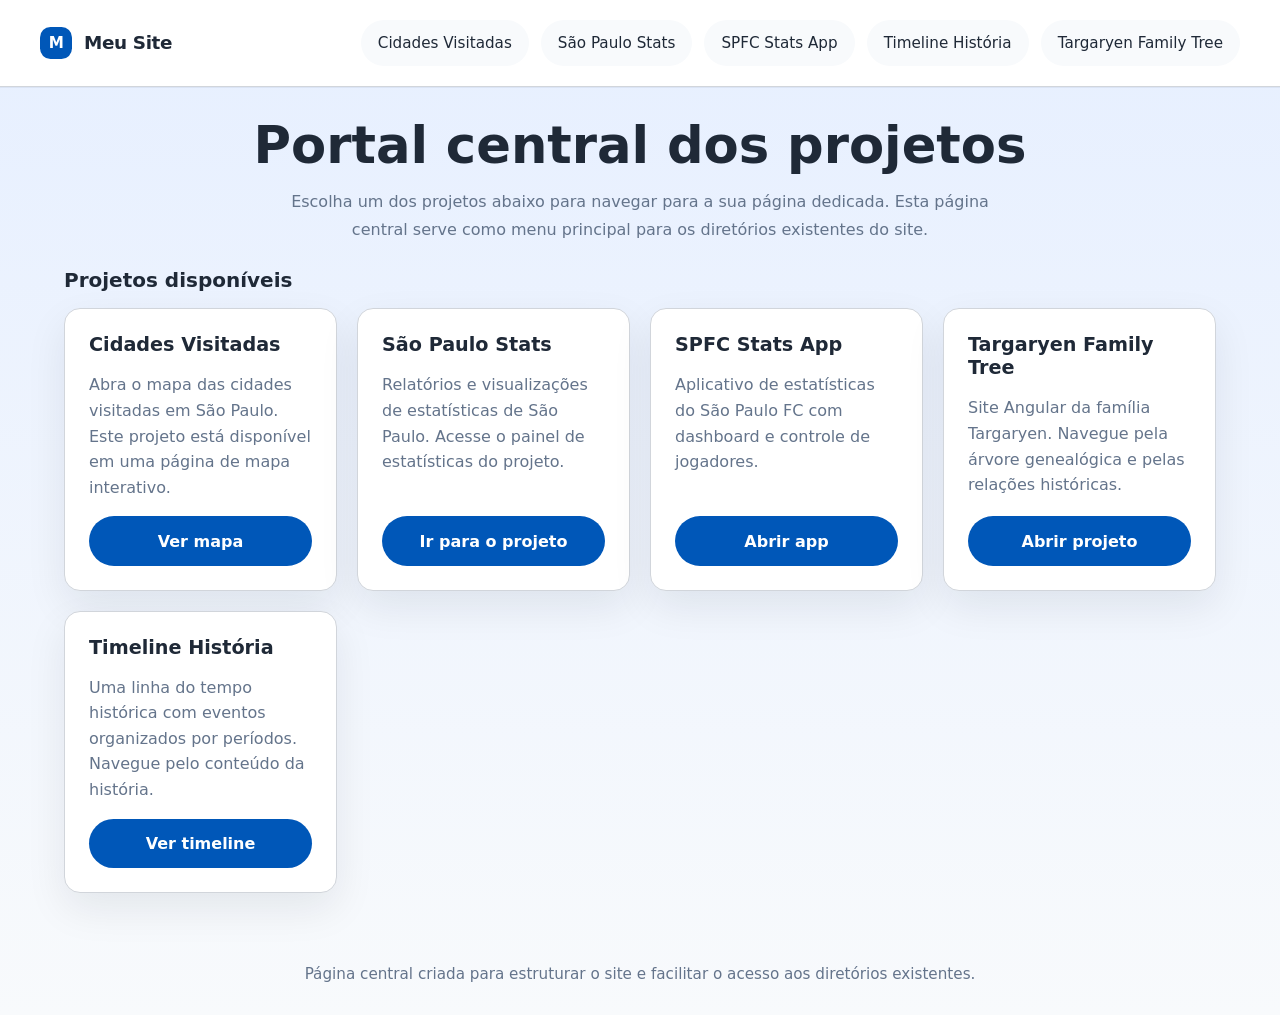
<file: index.html>
<!DOCTYPE html>
<html lang="pt-BR">
<head>
    <meta charset="UTF-8">
    <meta name="viewport" content="width=device-width, initial-scale=1.0">
    <title>Meu Site - Portal de Projetos</title>
    <style>
        :root {
            --bg: #f4f7fb;
            --surface: #ffffff;
            --primary: #0057b8;
            --primary-dark: #003d7a;
            --text: #1f2937;
            --muted: #64748b;
            --border: #d1d5db;
            --shadow: 0 16px 40px rgba(15, 23, 42, 0.08);
            font-family: Inter, system-ui, -apple-system, BlinkMacSystemFont, "Segoe UI", sans-serif;
        }
        * {
            box-sizing: border-box;
        }
        body {
            margin: 0;
            min-height: 100vh;
            background: linear-gradient(180deg, #e6efff 0%, #f8fafc 100%);
            color: var(--text);
        }
        a {
            color: inherit;
            text-decoration: none;
        }
        header {
            background: #ffffff;
            border-bottom: 1px solid var(--border);
            padding: 1.25rem 1.5rem;
            position: sticky;
            top: 0;
            z-index: 10;
            box-shadow: 0 1px 0 rgba(148, 163, 184, 0.15);
        }
        .topbar {
            display: flex;
            align-items: center;
            justify-content: space-between;
            gap: 1rem;
            max-width: 1200px;
            margin: 0 auto;
        }
        .brand {
            display: flex;
            align-items: center;
            gap: 0.75rem;
            font-weight: 700;
            letter-spacing: -0.02em;
            font-size: 1.15rem;
        }
        .brand span {
            display: inline-block;
            width: 2rem;
            height: 2rem;
            background: var(--primary);
            border-radius: 0.65rem;
            color: #fff;
            display: grid;
            place-items: center;
            font-size: 0.95rem;
        }
        nav ul {
            display: flex;
            flex-wrap: wrap;
            gap: 0.75rem;
            align-items: center;
            margin: 0;
            padding: 0;
            list-style: none;
        }
        nav a {
            display: inline-flex;
            align-items: center;
            padding: 0.8rem 1rem;
            border-radius: 999px;
            background: #f8fafc;
            border: 1px solid transparent;
            transition: transform 180ms ease, background 180ms ease, border-color 180ms ease;
            font-size: 0.95rem;
            color: var(--text);
        }
        nav a:hover {
            background: #eef4ff;
            transform: translateY(-1px);
            border-color: var(--border);
        }
        .hero {
            max-width: 960px;
            margin: 2rem auto 1.5rem;
            padding: 0 1.5rem;
            text-align: center;
        }
        .hero h1 {
            margin: 0;
            font-size: clamp(2.4rem, 4vw, 3.6rem);
            line-height: 1.05;
        }
        .hero p {
            margin: 1rem auto 0;
            max-width: 720px;
            color: var(--muted);
            font-size: 1rem;
            line-height: 1.75;
        }
        .grid {
            display: grid;
            gap: 1.25rem;
            grid-template-columns: repeat(auto-fit, minmax(260px, 1fr));
            max-width: 1200px;
            margin: 0 auto 3rem;
            padding: 0 1.5rem;
        }
        .card {
            background: var(--surface);
            border: 1px solid var(--border);
            border-radius: 1rem;
            padding: 1.5rem;
            box-shadow: var(--shadow);
            display: flex;
            flex-direction: column;
            gap: 1rem;
        }
        .card h2 {
            margin: 0;
            font-size: 1.2rem;
        }
        .card p {
            margin: 0;
            color: var(--muted);
            line-height: 1.6;
        }
        .card a {
            margin-top: auto;
            display: inline-flex;
            align-items: center;
            justify-content: center;
            padding: 0.95rem 1rem;
            border-radius: 999px;
            background: var(--primary);
            color: white;
            font-weight: 600;
            transition: background 180ms ease;
        }
        .card a:hover {
            background: var(--primary-dark);
        }
        .section-title {
            max-width: 1200px;
            margin: 0 auto 1rem;
            padding: 0 1.5rem;
            display: flex;
            align-items: center;
            justify-content: space-between;
            gap: 1rem;
        }
        .section-title h2 {
            margin: 0;
            font-size: 1.25rem;
        }
        footer {
            text-align: center;
            padding: 1.5rem 1.5rem 2rem;
            color: var(--muted);
            font-size: 0.95rem;
        }
    </style>
</head>
<body>
    <header>
        <div class="topbar">
            <div class="brand"><span>M</span>Meu Site</div>
            <nav>
                <ul>
                    <li><a href="cidades-visitadas/mapa-cidades-sao-paulo.html">Cidades Visitadas</a></li>
                    <li><a href="sao-paulo-stats/sao-paulo-stats.html">São Paulo Stats</a></li>
                    <li><a href="spfc-stats-app/spfc-stats-app.html">SPFC Stats App</a></li>
                    <li><a href="timeline-historia/timeline-historia.html">Timeline História</a></li>
                    <li><a href="targaryen-family-tree-static/">Targaryen Family Tree</a></li>
                </ul>
            </nav>
        </div>
    </header>

    <main>
        <section class="hero">
            <h1>Portal central dos projetos</h1>
            <p>Escolha um dos projetos abaixo para navegar para a sua página dedicada. Esta página central serve como menu principal para os diretórios existentes do site.</p>
        </section>

        <section class="section-title">
            <h2>Projetos disponíveis</h2>
        </section>

        <section class="grid">
            <article class="card">
                <h2>Cidades Visitadas</h2>
                <p>Abra o mapa das cidades visitadas em São Paulo. Este projeto está disponível em uma página de mapa interativo.</p>
                <a href="cidades-visitadas/mapa-cidades-sao-paulo.html">Ver mapa</a>
            </article>
            <article class="card">
                <h2>São Paulo Stats</h2>
                <p>Relatórios e visualizações de estatísticas de São Paulo. Acesse o painel de estatísticas do projeto.</p>
                <a href="sao-paulo-stats/sao-paulo-stats.html">Ir para o projeto</a>
            </article>
            <article class="card">
                <h2>SPFC Stats App</h2>
                <p>Aplicativo de estatísticas do São Paulo FC com dashboard e controle de jogadores.</p>
                <a href="spfc-stats-app/spfc-stats-app.html">Abrir app</a>
            </article>
            <article class="card">
                <h2>Targaryen Family Tree</h2>
                <p>Site Angular da família Targaryen. Navegue pela árvore genealógica e pelas relações históricas.</p>
                <a href="targaryen-family-tree-static/">Abrir projeto</a>
            </article>
            <article class="card">
                <h2>Timeline História</h2>
                <p>Uma linha do tempo histórica com eventos organizados por períodos. Navegue pelo conteúdo da história.</p>
                <a href="timeline-historia/timeline-historia.html">Ver timeline</a>
            </article>
        </section>
    </main>

    <footer>
        Página central criada para estruturar o site e facilitar o acesso aos diretórios existentes.
    </footer>
</body>
</html>
</file>
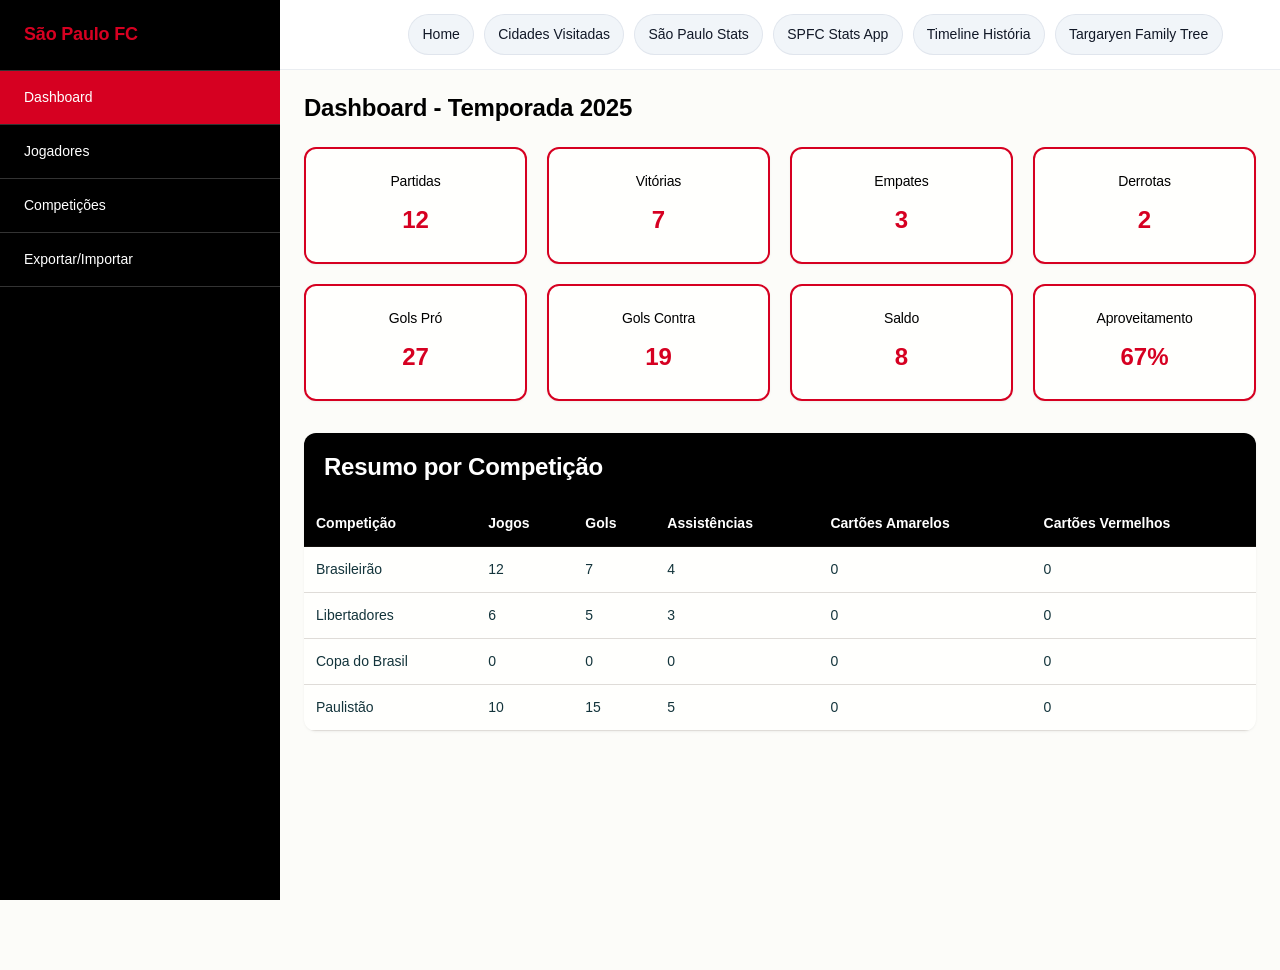
<file: spfc-stats-app/spfc-stats-app.html>
<!DOCTYPE html>
<html lang="pt-BR">
<head>
    <meta charset="UTF-8">
    <meta name="viewport" content="width=device-width, initial-scale=1.0">
    <title>São Paulo FC - Controle de Estatísticas</title>
    <link rel="stylesheet" href="style.css">
    <style>
      .site-menu { position: sticky; top: 0; z-index: 1000; background: rgba(255,255,255,0.98); border-bottom: 1px solid rgba(148,163,184,0.2); backdrop-filter: blur(10px); }
      .site-menu__inner { display: flex; align-items: center; justify-content: space-between; gap: 1rem; max-width: 1200px; margin: 0 auto; padding: 1rem 1.25rem; }
      .site-menu__brand { color: #111827; font-weight: 700; text-decoration: none; }
      .site-menu__nav { display: flex; flex-wrap: wrap; gap: 0.7rem; justify-content: flex-end; }
      .site-menu__nav a { padding: 0.65rem 0.95rem; border-radius: 999px; background: rgba(241,245,249,0.95); color: #111827; text-decoration: none; border: 1px solid rgba(148,163,184,0.18); transition: transform 180ms ease, background 180ms ease, border-color 180ms ease; }
      .site-menu__nav a:hover { background: rgba(226,232,240,0.95); transform: translateY(-1px); border-color: rgba(148,163,184,0.28); }
      @media (max-width: 720px) { .site-menu__inner { flex-direction: column; align-items: flex-start; } .site-menu__nav { width: 100%; justify-content: center; } }
    </style>
</head>
<body>
    <header class="site-menu">
        <div class="site-menu__inner">
            <a class="site-menu__brand" href="../index.html">Meu Site</a>
            <nav class="site-menu__nav">
                <a href="../index.html">Home</a>
                <a href="../cidades-visitadas/mapa-cidades-sao-paulo.html">Cidades Visitadas</a>
                <a href="../sao-paulo-stats/sao-paulo-stats.html">São Paulo Stats</a>
                <a href="../spfc-stats-app/spfc-stats-app.html">SPFC Stats App</a>
                <a href="../timeline-historia/timeline-historia.html">Timeline História</a>
                <a href="../targaryen-family-tree-static/">Targaryen Family Tree</a>
            </nav>
        </div>
    </header>
    <div class="app-container">
        <!-- Sidebar Navigation -->
        <aside class="sidebar" id="sidebar">
            <div class="sidebar-header">
                <h2>São Paulo FC</h2>
                <button class="sidebar-toggle" id="sidebarToggle">
                    <span></span>
                    <span></span>
                    <span></span>
                </button>
            </div>
            <nav class="sidebar-nav">
                <ul>
                    <li><a href="#" data-section="dashboard" class="nav-link active">Dashboard</a></li>
                    <li><a href="#" data-section="players" class="nav-link">Jogadores</a></li>
                    <li><a href="#" data-section="competitions" class="nav-link">Competições</a></li>
                    <li><a href="#" data-section="export" class="nav-link">Exportar/Importar</a></li>
                </ul>
            </nav>
        </aside>

        <!-- Main Content -->
        <main class="main-content">
            <!-- Dashboard Section -->
            <section id="dashboard" class="content-section active">
                <div class="section-header">
                    <h1>Dashboard - Temporada 2025</h1>
                </div>
                
                <div class="stats-grid">
                    <div class="stat-card">
                        <h3>Partidas</h3>
                        <div class="stat-value" id="totalGames">0</div>
                    </div>
                    <div class="stat-card">
                        <h3>Vitórias</h3>
                        <div class="stat-value" id="totalWins">0</div>
                    </div>
                    <div class="stat-card">
                        <h3>Empates</h3>
                        <div class="stat-value" id="totalDraws">0</div>
                    </div>
                    <div class="stat-card">
                        <h3>Derrotas</h3>
                        <div class="stat-value" id="totalLosses">0</div>
                    </div>
                    <div class="stat-card">
                        <h3>Gols Pró</h3>
                        <div class="stat-value" id="totalGoalsFor">0</div>
                    </div>
                    <div class="stat-card">
                        <h3>Gols Contra</h3>
                        <div class="stat-value" id="totalGoalsAgainst">0</div>
                    </div>
                    <div class="stat-card">
                        <h3>Saldo</h3>
                        <div class="stat-value" id="goalDifference">0</div>
                    </div>
                    <div class="stat-card">
                        <h3>Aproveitamento</h3>
                        <div class="stat-value" id="efficiency">0%</div>
                    </div>
                </div>

                <div class="competitions-table">
                    <h2>Resumo por Competição</h2>
                    <table>
                        <thead>
                            <tr>
                                <th>Competição</th>
                                <th>Jogos</th>
                                <th>Gols</th>
                                <th>Assistências</th>
                                <th>Cartões Amarelos</th>
                                <th>Cartões Vermelhos</th>
                            </tr>
                        </thead>
                        <tbody id="competitionsTableBody">
                        </tbody>
                    </table>
                </div>
            </section>

            <!-- Players Section -->
            <section id="players" class="content-section">
                <div class="section-header">
                    <h1>Jogadores</h1>
                    <div class="header-actions">
                        <input type="text" id="playerSearch" placeholder="Buscar jogador..." class="form-control">
                        <select id="positionFilter" class="form-control">
                            <option value="">Todas as posições</option>
                            <option value="Goleiro">Goleiro</option>
                            <option value="Zagueiro">Zagueiro</option>
                            <option value="Lateral">Lateral</option>
                            <option value="Volante">Volante</option>
                            <option value="Meia">Meia</option>
                            <option value="Atacante">Atacante</option>
                        </select>
                        <button class="btn btn--primary" id="addPlayerBtn">Adicionar Jogador</button>
                    </div>
                </div>

                <div class="players-table">
                    <table>
                        <thead>
                            <tr>
                                <th>Foto</th>
                                <th>Nº</th>
                                <th>Nome</th>
                                <th>Posição</th>
                                <th>Jogos</th>
                                <th>Gols</th>
                                <th>Assistências</th>
                                <th>Amarelos</th>
                                <th>Vermelhos</th>
                                <th>Ações</th>
                            </tr>
                        </thead>
                        <tbody id="playersTableBody">
                        </tbody>
                    </table>
                </div>
            </section>

            <!-- Competitions Section -->
            <section id="competitions" class="content-section">
                <div class="section-header">
                    <h1>Competições</h1>
                    <button class="btn btn--primary" id="addCompetitionBtn">Nova Competição</button>
                </div>

                <div class="competitions-grid" id="competitionsGrid">
                </div>
            </section>

            <!-- Export/Import Section -->
            <section id="export" class="content-section">
                <div class="section-header">
                    <h1>Exportar/Importar</h1>
                </div>

                <div class="export-import-actions">
                    <div class="export-section">
                        <h2>Exportar Dados</h2>
                        <div class="export-buttons">
                            <button class="btn btn--primary" id="exportJsonBtn">Exportar JSON</button>
                            <button class="btn btn--secondary" id="exportCsvBtn">Exportar CSV</button>
                        </div>
                    </div>

                    <div class="import-section">
                        <h2>Importar Dados</h2>
                        <div class="import-controls">
                            <input type="file" id="importFileInput" accept=".json" class="form-control">
                            <button class="btn btn--primary" id="importBtn">Importar</button>
                        </div>
                    </div>
                </div>
            </section>
        </main>

        <!-- Player Modal -->
        <div class="modal" id="playerModal">
            <div class="modal-content">
                <div class="modal-header">
                    <h2 id="playerModalTitle">Editar Jogador</h2>
                    <button class="modal-close" id="playerModalClose">&times;</button>
                </div>
                <div class="modal-body">
                    <form id="playerForm">
                        <div class="form-group">
                            <label for="playerName" class="form-label">Nome:</label>
                            <input type="text" id="playerName" name="name" class="form-control" required>
                        </div>
                        <div class="form-group">
                            <label for="playerNumber" class="form-label">Número:</label>
                            <input type="number" id="playerNumber" name="number" class="form-control" required>
                        </div>
                        <div class="form-group">
                            <label for="playerPosition" class="form-label">Posição:</label>
                            <select id="playerPosition" name="position" class="form-control" required>
                                <option value="">Selecione...</option>
                                <option value="Goleiro">Goleiro</option>
                                <option value="Zagueiro">Zagueiro</option>
                                <option value="Lateral">Lateral</option>
                                <option value="Volante">Volante</option>
                                <option value="Meia">Meia</option>
                                <option value="Atacante">Atacante</option>
                            </select>
                        </div>
                        <div class="form-group">
                            <label for="playerPhotoUrl" class="form-label">URL da Foto:</label>
                            <input type="url" id="playerPhotoUrl" name="photoUrl" class="form-control">
                        </div>
                        <div class="form-group">
                            <label for="playerPhotoUpload" class="form-label">Ou fazer upload da foto:</label>
                            <input type="file" id="playerPhotoUpload" accept="image/*" class="form-control">
                        </div>
                        <div class="photo-preview" id="photoPreview"></div>
                        
                        <h3>Estatísticas por Competição</h3>
                        <div id="competitionStats"></div>
                        
                        <div class="modal-actions">
                            <button type="submit" class="btn btn--primary">Salvar</button>
                            <button type="button" class="btn btn--secondary" id="cancelPlayerEdit">Cancelar</button>
                        </div>
                    </form>
                </div>
            </div>
        </div>

        <!-- Competition Modal -->
        <div class="modal" id="competitionModal">
            <div class="modal-content">
                <div class="modal-header">
                    <h2 id="competitionModalTitle">Nova Competição</h2>
                    <button class="modal-close" id="competitionModalClose">&times;</button>
                </div>
                <div class="modal-body">
                    <form id="competitionForm">
                        <div class="form-group">
                            <label for="competitionName" class="form-label">Nome:</label>
                            <input type="text" id="competitionName" name="name" class="form-control" required>
                        </div>
                        <div class="form-group">
                            <label for="competitionColor" class="form-label">Cor:</label>
                            <input type="color" id="competitionColor" name="color" class="form-control" value="#d60021">
                        </div>
                        <div class="modal-actions">
                            <button type="submit" class="btn btn--primary">Salvar</button>
                            <button type="button" class="btn btn--secondary" id="cancelCompetitionEdit">Cancelar</button>
                        </div>
                    </form>
                </div>
            </div>
        </div>
    </div>

    <script src="app.js"></script>
</body>
</html>
</file>
<file: spfc-stats-app/style.css>
:root {
  /* Colors */
  --color-background: rgba(252, 252, 249, 1);
  --color-surface: rgba(255, 255, 253, 1);
  --color-text: rgba(19, 52, 59, 1);
  --color-text-secondary: rgba(98, 108, 113, 1);
  --color-primary: rgba(33, 128, 141, 1);
  --color-primary-hover: rgba(29, 116, 128, 1);
  --color-primary-active: rgba(26, 104, 115, 1);
  --color-secondary: rgba(94, 82, 64, 0.12);
  --color-secondary-hover: rgba(94, 82, 64, 0.2);
  --color-secondary-active: rgba(94, 82, 64, 0.25);
  --color-border: rgba(94, 82, 64, 0.2);
  --color-btn-primary-text: rgba(252, 252, 249, 1);
  --color-card-border: rgba(94, 82, 64, 0.12);
  --color-card-border-inner: rgba(94, 82, 64, 0.12);
  --color-error: rgba(192, 21, 47, 1);
  --color-success: rgba(33, 128, 141, 1);
  --color-warning: rgba(168, 75, 47, 1);
  --color-info: rgba(98, 108, 113, 1);
  --color-focus-ring: rgba(33, 128, 141, 0.4);
  --color-select-caret: rgba(19, 52, 59, 0.8);

  /* Common style patterns */
  --focus-ring: 0 0 0 3px var(--color-focus-ring);
  --focus-outline: 2px solid var(--color-primary);
  --status-bg-opacity: 0.15;
  --status-border-opacity: 0.25;
  --select-caret-light: url("data:image/svg+xml,%3Csvg xmlns='http://www.w3.org/2000/svg' width='16' height='16' viewBox='0 0 24 24' fill='none' stroke='%23134252' stroke-width='2' stroke-linecap='round' stroke-linejoin='round'%3E%3Cpolyline points='6 9 12 15 18 9'%3E%3C/polyline%3E%3C/svg%3E");
  --select-caret-dark: url("data:image/svg+xml,%3Csvg xmlns='http://www.w3.org/2000/svg' width='16' height='16' viewBox='0 0 24 24' fill='none' stroke='%23f5f5f5' stroke-width='2' stroke-linecap='round' stroke-linejoin='round'%3E%3Cpolyline points='6 9 12 15 18 9'%3E%3C/polyline%3E%3C/svg%3E");

  /* RGB versions for opacity control */
  --color-success-rgb: 33, 128, 141;
  --color-error-rgb: 192, 21, 47;
  --color-warning-rgb: 168, 75, 47;
  --color-info-rgb: 98, 108, 113;

  /* Typography */
  --font-family-base: "FKGroteskNeue", "Geist", "Inter", -apple-system,
    BlinkMacSystemFont, "Segoe UI", Roboto, sans-serif;
  --font-family-mono: "Berkeley Mono", ui-monospace, SFMono-Regular, Menlo,
    Monaco, Consolas, monospace;
  --font-size-xs: 11px;
  --font-size-sm: 12px;
  --font-size-base: 14px;
  --font-size-md: 14px;
  --font-size-lg: 16px;
  --font-size-xl: 18px;
  --font-size-2xl: 20px;
  --font-size-3xl: 24px;
  --font-size-4xl: 30px;
  --font-weight-normal: 400;
  --font-weight-medium: 500;
  --font-weight-semibold: 550;
  --font-weight-bold: 600;
  --line-height-tight: 1.2;
  --line-height-normal: 1.5;
  --letter-spacing-tight: -0.01em;

  /* Spacing */
  --space-0: 0;
  --space-1: 1px;
  --space-2: 2px;
  --space-4: 4px;
  --space-6: 6px;
  --space-8: 8px;
  --space-10: 10px;
  --space-12: 12px;
  --space-16: 16px;
  --space-20: 20px;
  --space-24: 24px;
  --space-32: 32px;

  /* Border Radius */
  --radius-sm: 6px;
  --radius-base: 8px;
  --radius-md: 10px;
  --radius-lg: 12px;
  --radius-full: 9999px;

  /* Shadows */
  --shadow-xs: 0 1px 2px rgba(0, 0, 0, 0.02);
  --shadow-sm: 0 1px 3px rgba(0, 0, 0, 0.04), 0 1px 2px rgba(0, 0, 0, 0.02);
  --shadow-md: 0 4px 6px -1px rgba(0, 0, 0, 0.04),
    0 2px 4px -1px rgba(0, 0, 0, 0.02);
  --shadow-lg: 0 10px 15px -3px rgba(0, 0, 0, 0.04),
    0 4px 6px -2px rgba(0, 0, 0, 0.02);
  --shadow-inset-sm: inset 0 1px 0 rgba(255, 255, 255, 0.15),
    inset 0 -1px 0 rgba(0, 0, 0, 0.03);

  /* Animation */
  --duration-fast: 150ms;
  --duration-normal: 250ms;
  --ease-standard: cubic-bezier(0.16, 1, 0.3, 1);

  /* Layout */
  --container-sm: 640px;
  --container-md: 768px;
  --container-lg: 1024px;
  --container-xl: 1280px;
}

/* Dark mode colors */
@media (prefers-color-scheme: dark) {
  :root {
    --color-background: rgba(31, 33, 33, 1);
    --color-surface: rgba(38, 40, 40, 1);
    --color-text: rgba(245, 245, 245, 1);
    --color-text-secondary: rgba(167, 169, 169, 0.7);
    --color-primary: rgba(50, 184, 198, 1);
    --color-primary-hover: rgba(45, 166, 178, 1);
    --color-primary-active: rgba(41, 150, 161, 1);
    --color-secondary: rgba(119, 124, 124, 0.15);
    --color-secondary-hover: rgba(119, 124, 124, 0.25);
    --color-secondary-active: rgba(119, 124, 124, 0.3);
    --color-border: rgba(119, 124, 124, 0.3);
    --color-error: rgba(255, 84, 89, 1);
    --color-success: rgba(50, 184, 198, 1);
    --color-warning: rgba(230, 129, 97, 1);
    --color-info: rgba(167, 169, 169, 1);
    --color-focus-ring: rgba(50, 184, 198, 0.4);
    --color-btn-primary-text: rgba(19, 52, 59, 1);
    --color-card-border: rgba(119, 124, 124, 0.2);
    --color-card-border-inner: rgba(119, 124, 124, 0.15);
    --shadow-inset-sm: inset 0 1px 0 rgba(255, 255, 255, 0.1),
      inset 0 -1px 0 rgba(0, 0, 0, 0.15);
    --button-border-secondary: rgba(119, 124, 124, 0.2);
    --color-border-secondary: rgba(119, 124, 124, 0.2);
    --color-select-caret: rgba(245, 245, 245, 0.8);

    /* Common style patterns - updated for dark mode */
    --focus-ring: 0 0 0 3px var(--color-focus-ring);
    --focus-outline: 2px solid var(--color-primary);
    --status-bg-opacity: 0.15;
    --status-border-opacity: 0.25;
    --select-caret-light: url("data:image/svg+xml,%3Csvg xmlns='http://www.w3.org/2000/svg' width='16' height='16' viewBox='0 0 24 24' fill='none' stroke='%23134252' stroke-width='2' stroke-linecap='round' stroke-linejoin='round'%3E%3Cpolyline points='6 9 12 15 18 9'%3E%3C/polyline%3E%3C/svg%3E");
    --select-caret-dark: url("data:image/svg+xml,%3Csvg xmlns='http://www.w3.org/2000/svg' width='16' height='16' viewBox='0 0 24 24' fill='none' stroke='%23f5f5f5' stroke-width='2' stroke-linecap='round' stroke-linejoin='round'%3E%3Cpolyline points='6 9 12 15 18 9'%3E%3C/polyline%3E%3C/svg%3E");

    /* RGB versions for dark mode */
    --color-success-rgb: 50, 184, 198;
    --color-error-rgb: 255, 84, 89;
    --color-warning-rgb: 230, 129, 97;
    --color-info-rgb: 167, 169, 169;
  }
}

/* Data attribute for manual theme switching */
[data-color-scheme="dark"] {
  --color-background: rgba(31, 33, 33, 1);
  --color-surface: rgba(38, 40, 40, 1);
  --color-text: rgba(245, 245, 245, 1);
  --color-text-secondary: rgba(167, 169, 169, 0.7);
  --color-primary: rgba(50, 184, 198, 1);
  --color-primary-hover: rgba(45, 166, 178, 1);
  --color-primary-active: rgba(41, 150, 161, 1);
  --color-secondary: rgba(119, 124, 124, 0.15);
  --color-secondary-hover: rgba(119, 124, 124, 0.25);
  --color-secondary-active: rgba(119, 124, 124, 0.3);
  --color-border: rgba(119, 124, 124, 0.3);
  --color-error: rgba(255, 84, 89, 1);
  --color-success: rgba(50, 184, 198, 1);
  --color-warning: rgba(230, 129, 97, 1);
  --color-info: rgba(167, 169, 169, 1);
  --color-focus-ring: rgba(50, 184, 198, 0.4);
  --color-btn-primary-text: rgba(19, 52, 59, 1);
  --color-card-border: rgba(119, 124, 124, 0.15);
  --color-card-border-inner: rgba(119, 124, 124, 0.15);
  --shadow-inset-sm: inset 0 1px 0 rgba(255, 255, 255, 0.1),
    inset 0 -1px 0 rgba(0, 0, 0, 0.15);
  --color-border-secondary: rgba(119, 124, 124, 0.2);
  --color-select-caret: rgba(245, 245, 245, 0.8);

  /* Common style patterns - updated for dark mode */
  --focus-ring: 0 0 0 3px var(--color-focus-ring);
  --focus-outline: 2px solid var(--color-primary);
  --status-bg-opacity: 0.15;
  --status-border-opacity: 0.25;
  --select-caret-light: url("data:image/svg+xml,%3Csvg xmlns='http://www.w3.org/2000/svg' width='16' height='16' viewBox='0 0 24 24' fill='none' stroke='%23134252' stroke-width='2' stroke-linecap='round' stroke-linejoin='round'%3E%3Cpolyline points='6 9 12 15 18 9'%3E%3C/polyline%3E%3C/svg%3E");
  --select-caret-dark: url("data:image/svg+xml,%3Csvg xmlns='http://www.w3.org/2000/svg' width='16' height='16' viewBox='0 0 24 24' fill='none' stroke='%23f5f5f5' stroke-width='2' stroke-linecap='round' stroke-linejoin='round'%3E%3Cpolyline points='6 9 12 15 18 9'%3E%3C/polyline%3E%3C/svg%3E");

  /* RGB versions for dark mode */
  --color-success-rgb: 50, 184, 198;
  --color-error-rgb: 255, 84, 89;
  --color-warning-rgb: 230, 129, 97;
  --color-info-rgb: 167, 169, 169;
}

[data-color-scheme="light"] {
  --color-background: rgba(252, 252, 249, 1);
  --color-surface: rgba(255, 255, 253, 1);
  --color-text: rgba(19, 52, 59, 1);
  --color-text-secondary: rgba(98, 108, 113, 1);
  --color-primary: rgba(33, 128, 141, 1);
  --color-primary-hover: rgba(29, 116, 128, 1);
  --color-primary-active: rgba(26, 104, 115, 1);
  --color-secondary: rgba(94, 82, 64, 0.12);
  --color-secondary-hover: rgba(94, 82, 64, 0.2);
  --color-secondary-active: rgba(94, 82, 64, 0.25);
  --color-border: rgba(94, 82, 64, 0.2);
  --color-btn-primary-text: rgba(252, 252, 249, 1);
  --color-card-border: rgba(94, 82, 64, 0.12);
  --color-card-border-inner: rgba(94, 82, 64, 0.12);
  --color-error: rgba(192, 21, 47, 1);
  --color-success: rgba(33, 128, 141, 1);
  --color-warning: rgba(168, 75, 47, 1);
  --color-info: rgba(98, 108, 113, 1);
  --color-focus-ring: rgba(33, 128, 141, 0.4);

  /* RGB versions for light mode */
  --color-success-rgb: 33, 128, 141;
  --color-error-rgb: 192, 21, 47;
  --color-warning-rgb: 168, 75, 47;
  --color-info-rgb: 98, 108, 113;
}

/* Base styles */
html {
  font-size: var(--font-size-base);
  font-family: var(--font-family-base);
  line-height: var(--line-height-normal);
  color: var(--color-text);
  background-color: var(--color-background);
  -webkit-font-smoothing: antialiased;
  box-sizing: border-box;
}

body {
  margin: 0;
  padding: 0;
}

*,
*::before,
*::after {
  box-sizing: inherit;
}

/* Typography */
h1,
h2,
h3,
h4,
h5,
h6 {
  margin: 0;
  font-weight: var(--font-weight-semibold);
  line-height: var(--line-height-tight);
  color: var(--color-text);
  letter-spacing: var(--letter-spacing-tight);
}

h1 {
  font-size: var(--font-size-4xl);
}
h2 {
  font-size: var(--font-size-3xl);
}
h3 {
  font-size: var(--font-size-2xl);
}
h4 {
  font-size: var(--font-size-xl);
}
h5 {
  font-size: var(--font-size-lg);
}
h6 {
  font-size: var(--font-size-md);
}

p {
  margin: 0 0 var(--space-16) 0;
}

a {
  color: var(--color-primary);
  text-decoration: none;
  transition: color var(--duration-fast) var(--ease-standard);
}

a:hover {
  color: var(--color-primary-hover);
}

code,
pre {
  font-family: var(--font-family-mono);
  font-size: calc(var(--font-size-base) * 0.95);
  background-color: var(--color-secondary);
  border-radius: var(--radius-sm);
}

code {
  padding: var(--space-1) var(--space-4);
}

pre {
  padding: var(--space-16);
  margin: var(--space-16) 0;
  overflow: auto;
  border: 1px solid var(--color-border);
}

pre code {
  background: none;
  padding: 0;
}

/* Buttons */
.btn {
  display: inline-flex;
  align-items: center;
  justify-content: center;
  padding: var(--space-8) var(--space-16);
  border-radius: var(--radius-base);
  font-size: var(--font-size-base);
  font-weight: 500;
  line-height: 1.5;
  cursor: pointer;
  transition: all var(--duration-normal) var(--ease-standard);
  border: none;
  text-decoration: none;
  position: relative;
}

.btn:focus-visible {
  outline: none;
  box-shadow: var(--focus-ring);
}

.btn--primary {
  background: var(--color-primary);
  color: var(--color-btn-primary-text);
}

.btn--primary:hover {
  background: var(--color-primary-hover);
}

.btn--primary:active {
  background: var(--color-primary-active);
}

.btn--secondary {
  background: var(--color-secondary);
  color: var(--color-text);
}

.btn--secondary:hover {
  background: var(--color-secondary-hover);
}

.btn--secondary:active {
  background: var(--color-secondary-active);
}

.btn--outline {
  background: transparent;
  border: 1px solid var(--color-border);
  color: var(--color-text);
}

.btn--outline:hover {
  background: var(--color-secondary);
}

.btn--sm {
  padding: var(--space-4) var(--space-12);
  font-size: var(--font-size-sm);
  border-radius: var(--radius-sm);
}

.btn--lg {
  padding: var(--space-10) var(--space-20);
  font-size: var(--font-size-lg);
  border-radius: var(--radius-md);
}

.btn--full-width {
  width: 100%;
}

.btn:disabled {
  opacity: 0.5;
  cursor: not-allowed;
}

/* Form elements */
.form-control {
  display: block;
  width: 100%;
  padding: var(--space-8) var(--space-12);
  font-size: var(--font-size-md);
  line-height: 1.5;
  color: var(--color-text);
  background-color: var(--color-surface);
  border: 1px solid var(--color-border);
  border-radius: var(--radius-base);
  transition: border-color var(--duration-fast) var(--ease-standard),
    box-shadow var(--duration-fast) var(--ease-standard);
}

textarea.form-control {
  font-family: var(--font-family-base);
  font-size: var(--font-size-base);
}

select.form-control {
  padding: var(--space-8) var(--space-12);
  -webkit-appearance: none;
  -moz-appearance: none;
  appearance: none;
  background-image: var(--select-caret-light);
  background-repeat: no-repeat;
  background-position: right var(--space-12) center;
  background-size: 16px;
  padding-right: var(--space-32);
}

/* Add a dark mode specific caret */
@media (prefers-color-scheme: dark) {
  select.form-control {
    background-image: var(--select-caret-dark);
  }
}

/* Also handle data-color-scheme */
[data-color-scheme="dark"] select.form-control {
  background-image: var(--select-caret-dark);
}

[data-color-scheme="light"] select.form-control {
  background-image: var(--select-caret-light);
}

.form-control:focus {
  border-color: var(--color-primary);
  outline: var(--focus-outline);
}

.form-label {
  display: block;
  margin-bottom: var(--space-8);
  font-weight: var(--font-weight-medium);
  font-size: var(--font-size-sm);
}

.form-group {
  margin-bottom: var(--space-16);
}

/* Card component */
.card {
  background-color: var(--color-surface);
  border-radius: var(--radius-lg);
  border: 1px solid var(--color-card-border);
  box-shadow: var(--shadow-sm);
  overflow: hidden;
  transition: box-shadow var(--duration-normal) var(--ease-standard);
}

.card:hover {
  box-shadow: var(--shadow-md);
}

.card__body {
  padding: var(--space-16);
}

.card__header,
.card__footer {
  padding: var(--space-16);
  border-bottom: 1px solid var(--color-card-border-inner);
}

/* Status indicators - simplified with CSS variables */
.status {
  display: inline-flex;
  align-items: center;
  padding: var(--space-6) var(--space-12);
  border-radius: var(--radius-full);
  font-weight: var(--font-weight-medium);
  font-size: var(--font-size-sm);
}

.status--success {
  background-color: rgba(
    var(--color-success-rgb, 33, 128, 141),
    var(--status-bg-opacity)
  );
  color: var(--color-success);
  border: 1px solid
    rgba(var(--color-success-rgb, 33, 128, 141), var(--status-border-opacity));
}

.status--error {
  background-color: rgba(
    var(--color-error-rgb, 192, 21, 47),
    var(--status-bg-opacity)
  );
  color: var(--color-error);
  border: 1px solid
    rgba(var(--color-error-rgb, 192, 21, 47), var(--status-border-opacity));
}

.status--warning {
  background-color: rgba(
    var(--color-warning-rgb, 168, 75, 47),
    var(--status-bg-opacity)
  );
  color: var(--color-warning);
  border: 1px solid
    rgba(var(--color-warning-rgb, 168, 75, 47), var(--status-border-opacity));
}

.status--info {
  background-color: rgba(
    var(--color-info-rgb, 98, 108, 113),
    var(--status-bg-opacity)
  );
  color: var(--color-info);
  border: 1px solid
    rgba(var(--color-info-rgb, 98, 108, 113), var(--status-border-opacity));
}

/* Container layout */
.container {
  width: 100%;
  margin-right: auto;
  margin-left: auto;
  padding-right: var(--space-16);
  padding-left: var(--space-16);
}

@media (min-width: 640px) {
  .container {
    max-width: var(--container-sm);
  }
}
@media (min-width: 768px) {
  .container {
    max-width: var(--container-md);
  }
}
@media (min-width: 1024px) {
  .container {
    max-width: var(--container-lg);
  }
}
@media (min-width: 1280px) {
  .container {
    max-width: var(--container-xl);
  }
}

/* Utility classes */
.flex {
  display: flex;
}
.flex-col {
  flex-direction: column;
}
.items-center {
  align-items: center;
}
.justify-center {
  justify-content: center;
}
.justify-between {
  justify-content: space-between;
}
.gap-4 {
  gap: var(--space-4);
}
.gap-8 {
  gap: var(--space-8);
}
.gap-16 {
  gap: var(--space-16);
}

.m-0 {
  margin: 0;
}
.mt-8 {
  margin-top: var(--space-8);
}
.mb-8 {
  margin-bottom: var(--space-8);
}
.mx-8 {
  margin-left: var(--space-8);
  margin-right: var(--space-8);
}
.my-8 {
  margin-top: var(--space-8);
  margin-bottom: var(--space-8);
}

.p-0 {
  padding: 0;
}
.py-8 {
  padding-top: var(--space-8);
  padding-bottom: var(--space-8);
}
.px-8 {
  padding-left: var(--space-8);
  padding-right: var(--space-8);
}
.py-16 {
  padding-top: var(--space-16);
  padding-bottom: var(--space-16);
}
.px-16 {
  padding-left: var(--space-16);
  padding-right: var(--space-16);
}

.block {
  display: block;
}
.hidden {
  display: none;
}

/* Accessibility */
.sr-only {
  position: absolute;
  width: 1px;
  height: 1px;
  padding: 0;
  margin: -1px;
  overflow: hidden;
  clip: rect(0, 0, 0, 0);
  white-space: nowrap;
  border-width: 0;
}

:focus-visible {
  outline: var(--focus-outline);
  outline-offset: 2px;
}

/* Dark mode specifics */
[data-color-scheme="dark"] .btn--outline {
  border: 1px solid var(--color-border-secondary);
}

@font-face {
  font-family: 'FKGroteskNeue';
  src: url('https://r2cdn.perplexity.ai/fonts/FKGroteskNeue.woff2')
    format('woff2');
}

/* São Paulo FC Theme Variables */
:root {
  --spfc-red: #d60021;
  --spfc-black: #000;
  --spfc-white: #fff;
  --spfc-gray: #666;
  --spfc-light-gray: #f5f5f5;
  --spfc-dark-gray: #333;
}

/* App Layout */
.app-container {
  display: flex;
  min-height: 100vh;
  background-color: var(--color-background);
}

/* Sidebar */
.sidebar {
  width: 280px;
  background-color: var(--spfc-black);
  color: var(--spfc-white);
  position: fixed;
  height: 100vh;
  left: 0;
  top: 0;
  z-index: 1000;
  transition: transform var(--duration-normal) var(--ease-standard);
}

.sidebar-header {
  padding: var(--space-24);
  border-bottom: 1px solid var(--spfc-dark-gray);
  display: flex;
  justify-content: space-between;
  align-items: center;
}

.sidebar-header h2 {
  color: var(--spfc-red);
  font-size: var(--font-size-xl);
  margin: 0;
}

.sidebar-toggle {
  display: none;
  background: none;
  border: none;
  color: var(--spfc-white);
  cursor: pointer;
  flex-direction: column;
  gap: 4px;
}

.sidebar-toggle span {
  width: 25px;
  height: 3px;
  background-color: var(--spfc-white);
  transition: all 0.3s ease;
}

.sidebar-nav ul {
  list-style: none;
  padding: 0;
  margin: 0;
}

.sidebar-nav li {
  border-bottom: 1px solid var(--spfc-dark-gray);
}

.nav-link {
  display: block;
  padding: var(--space-16) var(--space-24);
  color: var(--spfc-white);
  text-decoration: none;
  transition: background-color var(--duration-fast) var(--ease-standard);
}

.nav-link:hover {
  background-color: var(--spfc-dark-gray);
  color: var(--spfc-white);
}

.nav-link.active {
  background-color: var(--spfc-red);
  color: var(--spfc-white);
}

/* Main Content */
.main-content {
  flex: 1;
  margin-left: 280px;
  padding: var(--space-24);
  transition: margin-left var(--duration-normal) var(--ease-standard);
}

.content-section {
  display: none;
}

.content-section.active {
  display: block;
}

.section-header {
  display: flex;
  justify-content: space-between;
  align-items: center;
  margin-bottom: var(--space-24);
  flex-wrap: wrap;
  gap: var(--space-16);
}

.section-header h1 {
  color: var(--spfc-black);
  font-size: var(--font-size-3xl);
  margin: 0;
}

.header-actions {
  display: flex;
  gap: var(--space-12);
  align-items: center;
  flex-wrap: wrap;
}

/* Dashboard Stats */
.stats-grid {
  display: grid;
  grid-template-columns: repeat(auto-fit, minmax(200px, 1fr));
  gap: var(--space-20);
  margin-bottom: var(--space-32);
}

.stat-card {
  background-color: var(--color-surface);
  padding: var(--space-24);
  border-radius: var(--radius-lg);
  border: 2px solid var(--spfc-red);
  text-align: center;
  box-shadow: var(--shadow-sm);
}

.stat-card h3 {
  color: var(--spfc-black);
  font-size: var(--font-size-md);
  margin: 0 0 var(--space-12) 0;
  font-weight: var(--font-weight-medium);
}

.stat-value {
  font-size: var(--font-size-3xl);
  font-weight: var(--font-weight-bold);
  color: var(--spfc-red);
}

/* Tables */
.competitions-table,
.players-table {
  background-color: var(--color-surface);
  border-radius: var(--radius-lg);
  overflow: hidden;
  box-shadow: var(--shadow-sm);
}

.competitions-table h2 {
  padding: var(--space-20);
  margin: 0;
  background-color: var(--spfc-black);
  color: var(--spfc-white);
}

table {
  width: 100%;
  border-collapse: collapse;
}

th, td {
  padding: var(--space-12);
  text-align: left;
  border-bottom: 1px solid var(--color-border);
}

th {
  background-color: var(--spfc-black);
  color: var(--spfc-white);
  font-weight: var(--font-weight-semibold);
}

tr:hover {
  background-color: var(--spfc-light-gray);
}

/* Player photos */
.player-photo {
  width: 64px;
  height: 64px;
  border-radius: 50%;
  object-fit: cover;
  border: 2px solid var(--spfc-red);
}

.player-photo-placeholder {
  width: 64px;
  height: 64px;
  border-radius: 50%;
  background-color: var(--spfc-gray);
  display: flex;
  align-items: center;
  justify-content: center;
  color: var(--spfc-white);
  font-size: var(--font-size-xs);
  text-align: center;
  border: 2px solid var(--spfc-red);
}

/* Competitions Grid */
.competitions-grid {
  display: grid;
  grid-template-columns: repeat(auto-fit, minmax(300px, 1fr));
  gap: var(--space-20);
}

.competition-card {
  background-color: var(--color-surface);
  border-radius: var(--radius-lg);
  padding: var(--space-20);
  box-shadow: var(--shadow-sm);
  border-left: 4px solid var(--spfc-red);
}

.competition-card h3 {
  margin: 0 0 var(--space-12) 0;
  color: var(--spfc-black);
}

.competition-actions {
  display: flex;
  gap: var(--space-8);
  margin-top: var(--space-12);
}

/* Export/Import */
.export-import-actions {
  display: grid;
  grid-template-columns: 1fr 1fr;
  gap: var(--space-32);
  margin-top: var(--space-24);
}

.export-section, .import-section {
  background-color: var(--color-surface);
  padding: var(--space-24);
  border-radius: var(--radius-lg);
  box-shadow: var(--shadow-sm);
}

.export-section h2, .import-section h2 {
  color: var(--spfc-black);
  margin: 0 0 var(--space-16) 0;
}

.export-buttons {
  display: flex;
  gap: var(--space-12);
}

.import-controls {
  display: flex;
  gap: var(--space-12);
  align-items: flex-end;
}

/* Modal */
.modal {
  display: none;
  position: fixed;
  top: 0;
  left: 0;
  width: 100%;
  height: 100%;
  background-color: rgba(0, 0, 0, 0.5);
  z-index: 2000;
}

.modal.active {
  display: flex;
  align-items: center;
  justify-content: center;
}

.modal-content {
  background-color: var(--color-surface);
  border-radius: var(--radius-lg);
  max-width: 600px;
  width: 90%;
  max-height: 80vh;
  overflow-y: auto;
  box-shadow: var(--shadow-lg);
}

.modal-header {
  display: flex;
  justify-content: space-between;
  align-items: center;
  padding: var(--space-20);
  border-bottom: 1px solid var(--color-border);
  background-color: var(--spfc-black);
  color: var(--spfc-white);
}

.modal-header h2 {
  margin: 0;
  color: var(--spfc-white);
}

.modal-close {
  background: none;
  border: none;
  color: var(--spfc-white);
  font-size: var(--font-size-2xl);
  cursor: pointer;
  padding: 0;
  width: 30px;
  height: 30px;
  display: flex;
  align-items: center;
  justify-content: center;
}

.modal-body {
  padding: var(--space-24);
}

.modal-actions {
  display: flex;
  gap: var(--space-12);
  justify-content: flex-end;
  margin-top: var(--space-24);
}

/* Competition Stats */
.competition-stat {
  background-color: var(--spfc-light-gray);
  padding: var(--space-16);
  border-radius: var(--radius-base);
  margin-bottom: var(--space-16);
}

.competition-stat h4 {
  margin: 0 0 var(--space-12) 0;
  color: var(--spfc-black);
}

.stats-form {
  display: grid;
  grid-template-columns: repeat(auto-fit, minmax(120px, 1fr));
  gap: var(--space-12);
}

.stats-form .form-group {
  margin-bottom: 0;
}

.stats-form .form-label {
  font-size: var(--font-size-sm);
}

.stats-form .form-control {
  font-size: var(--font-size-sm);
  padding: var(--space-6) var(--space-8);
}

/* Photo Preview */
.photo-preview {
  margin-top: var(--space-12);
  text-align: center;
}

.photo-preview img {
  max-width: 150px;
  max-height: 150px;
  border-radius: var(--radius-base);
  border: 2px solid var(--spfc-red);
}

/* Button Customizations */
.btn--primary {
  background-color: var(--spfc-red);
  color: var(--spfc-white);
  border: none;
}

.btn--primary:hover {
  background-color: #b8001c;
}

.btn--secondary {
  background-color: var(--spfc-black);
  color: var(--spfc-white);
  border: none;
}

.btn--secondary:hover {
  background-color: var(--spfc-dark-gray);
}

.btn--danger {
  background-color: #dc3545;
  color: var(--spfc-white);
  border: none;
  padding: var(--space-4) var(--space-8);
  font-size: var(--font-size-sm);
}

.btn--danger:hover {
  background-color: #c82333;
}

/* Responsive Design */
@media (max-width: 768px) {
  .sidebar {
    transform: translateX(-100%);
  }
  
  .sidebar.active {
    transform: translateX(0);
  }
  
  .sidebar-toggle {
    display: flex;
  }
  
  .main-content {
    margin-left: 0;
    padding: var(--space-16);
  }
  
  .section-header {
    flex-direction: column;
    align-items: flex-start;
  }
  
  .header-actions {
    width: 100%;
    justify-content: stretch;
  }
  
  .header-actions .form-control {
    flex: 1;
  }
  
  .stats-grid {
    grid-template-columns: repeat(auto-fit, minmax(150px, 1fr));
  }
  
  .export-import-actions {
    grid-template-columns: 1fr;
  }
  
  .export-buttons {
    flex-direction: column;
  }
  
  .import-controls {
    flex-direction: column;
    align-items: stretch;
  }
  
  .modal-content {
    width: 95%;
    margin: var(--space-16);
  }
  
  .stats-form {
    grid-template-columns: 1fr;
  }
}

/* Form Control Customizations */
.form-control:focus {
  border-color: var(--spfc-red);
  box-shadow: 0 0 0 3px rgba(214, 0, 33, 0.1);
}

/* Table Action Buttons */
.table-actions {
  display: flex;
  gap: var(--space-8);
}

/* Loading State */
.loading {
  opacity: 0.6;
  pointer-events: none;
}

/* Success/Error Messages */
.message {
  padding: var(--space-12);
  border-radius: var(--radius-base);
  margin-bottom: var(--space-16);
  font-weight: var(--font-weight-medium);
}

.message--success {
  background-color: rgba(40, 167, 69, 0.1);
  border: 1px solid rgba(40, 167, 69, 0.3);
  color: #155724;
}

.message--error {
  background-color: rgba(220, 53, 69, 0.1);
  border: 1px solid rgba(220, 53, 69, 0.3);
  color: #721c24;
}
</file>
